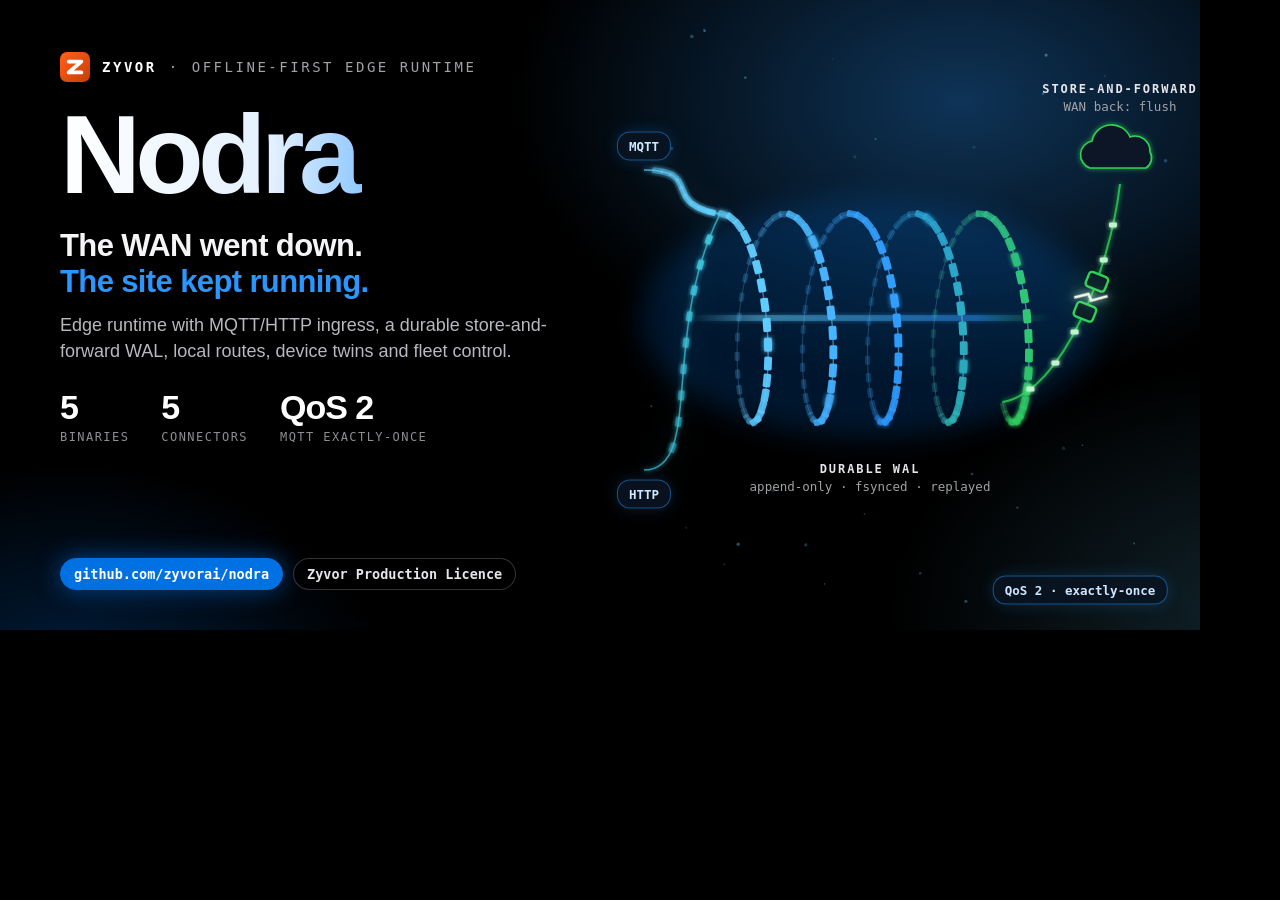
<file: docs/social/nodra-hero-dark.html>
<!doctype html>
<html lang="en">
<head>
<meta charset="utf-8">
<title>Nodra hero card</title>
<!--
  1200x630 dark hero card: README hero and GitHub social preview.
  Build: ./docs/social/build-hero-dark.sh  ->  nodra-hero-dark.jpg (2400x1260)
-->
<style>
  :root { --blue:#0071e3; --signal:#2997ff; --cyan:#64d2ff; --green:#30d158; --amber:#ff9f0a; --red:#ff453a; --violet:#bf5af2;
    --sans:'SF Pro Display','Helvetica Neue',Helvetica,Arial,sans-serif; --mono:'SF Mono',Menlo,Consolas,monospace; }
  * { box-sizing:border-box; }
  html,body { margin:0; padding:0; }
  body { width:1200px; height:630px; overflow:hidden; color:#f5f5f7; font-family:var(--sans); position:relative; background:#000; }
  .aurora { position:absolute; inset:0;
    background:radial-gradient(720px 460px at 80% 16%, rgba(41,151,255,.34), transparent 62%),
               radial-gradient(600px 420px at 104% 98%, rgba(100,210,255,.16), transparent 60%),
               radial-gradient(520px 380px at 6% 110%, rgba(0,113,227,.28), transparent 60%); }
  .copy { position:absolute; left:60px; top:52px; width:560px; z-index:3; }
  .brand { display:flex; align-items:center; gap:12px; font-family:var(--mono); font-size:14px; letter-spacing:.18em; text-transform:uppercase; color:#a1a1a6; }
  .brand b { color:#fff; }
  .word { margin:20px 0 0; font-size:112px; line-height:.95; font-weight:800; letter-spacing:-.05em; white-space:nowrap;
    background:linear-gradient(92deg,#fff 0%,#e3f0ff 38%,var(--signal) 74%,var(--cyan) 100%); -webkit-background-clip:text; background-clip:text; color:transparent; padding-bottom:6px; }
  .tag { margin:14px 0 0; font-size:31px; line-height:1.15; font-weight:700; letter-spacing:-.02em; }
  .tag em { font-style:normal; color:var(--signal); }
  .lede { margin:12px 0 0; font-size:18px; line-height:1.45; color:#b8b8bf; width:520px; text-shadow:0 1px 12px #000; }
  .stats { margin-top:24px; display:flex; gap:32px; }
  .stat b { display:block; font-size:34px; font-weight:800; letter-spacing:-.03em; color:#fff; }
  .stat span { font-family:var(--mono); font-size:12px; letter-spacing:.12em; text-transform:uppercase; color:#8e8e93; }
  .pill { position:absolute; left:60px; bottom:40px; display:flex; gap:10px; z-index:3; }
  .pill span { font-family:var(--mono); font-size:13.5px; font-weight:700; padding:7px 13px; border-radius:18px; border:1.5px solid rgba(255,255,255,.2); color:#e5e5ea; background:rgba(0,0,0,.6); }
  .pill span.b { background:var(--blue); border-color:var(--blue); color:#fff; box-shadow:0 0 24px rgba(0,113,227,.55); }
  .art { position:absolute; left:520px; top:0; width:680px; height:630px; z-index:2; }
  .art svg { display:block; }
  #labels { position:absolute; inset:0; z-index:4; pointer-events:none; }
  .lbl { position:absolute; font-family:var(--mono); font-size:12.5px; color:#a1a1a6; text-align:center; transform:translate(-50%,-50%); white-space:nowrap; }
  .lbl b { display:block; font-size:12px; letter-spacing:.16em; text-transform:uppercase; color:#e5e5ea; }
  .lbl span { display:block; margin-top:3px; }
  .lbl.box { padding:7px 12px; border-radius:12px; background:rgba(8,10,14,.85); border:1px solid rgba(255,255,255,.14); }
  .lbl.chip { padding:6px 11px; border-radius:13px; font-size:12.5px; font-weight:700; color:#cfe6ff; background:rgba(10,20,35,.85); border:1px solid rgba(41,151,255,.5); box-shadow:0 0 16px rgba(41,151,255,.2); }
  .lbl.left { transform:translate(0,-50%); text-align:left; }
  .lbl.right { transform:translate(-100%,-50%); text-align:right; }
  .ok { color:var(--green) !important; } .warn { color:var(--amber) !important; } .bad { color:var(--red) !important; } .sig { color:var(--signal) !important; } .cy { color:var(--cyan) !important; } .vi { color:var(--violet) !important; }
</style>
</head>
<body>
<div class="aurora"></div>
<div class="art"><svg id="art" width="680" height="630" viewBox="0 0 680 630" xmlns="http://www.w3.org/2000/svg"></svg></div>
<div id="labels"></div>
<div class="copy">
  <div class="brand"><svg viewBox="0 0 64 64" width="30" height="30" aria-hidden="true"><defs><linearGradient id="zb" x1="8" y1="8" x2="56" y2="56" gradientUnits="userSpaceOnUse"><stop offset="0" stop-color="#ff5a15"/><stop offset="1" stop-color="#cc420a"/></linearGradient></defs><rect width="64" height="64" rx="15" fill="url(#zb)"/><path d="M18.5,20.5 45.5,20.5 18.5,43.5 45.5,43.5" fill="none" stroke="#fff" stroke-width="8.3" stroke-linecap="round" stroke-linejoin="round"/></svg><b>Zyvor</b><span>&middot;</span><span>Offline-first edge runtime</span></div>
  <div class="word">Nodra</div>
  <div class="tag">The WAN went down.<br><em>The site kept running.</em></div>
  <div class="lede">Edge runtime with MQTT/HTTP ingress, a durable store-and-forward WAL, local routes, device twins and fleet control.</div>
  <div class="stats"><div class="stat"><b>5</b><span>binaries</span></div><div class="stat"><b>5</b><span>connectors</span></div><div class="stat"><b>QoS 2</b><span>MQTT exactly-once</span></div></div>
</div>
<div class="pill"><span class="b">github.com/zyvorai/nodra</span><span>Zyvor Production Licence</span></div>
<script>
var Z = (function () {
  var NS = 'http://www.w3.org/2000/svg', svg = document.getElementById('art'), labels = document.getElementById('labels');
  var seed = 20261004;
  function rnd() { seed = (seed * 1103515245 + 12345) % 2147483648; return seed / 2147483648; }
  function el(tag, a, parent) { var n = document.createElementNS(NS, tag); for (var k in a) n.setAttribute(k, a[k]); (parent || svg).appendChild(n); return n; }
  function g(attrs) { return el('g', attrs || {}); }
  function label(x, y, inner, cls, style) { var d = document.createElement('div'); d.className = 'lbl ' + (cls || ''); d.style.left = (520 + x) + 'px'; d.style.top = y + 'px'; if (style) d.setAttribute('style', d.getAttribute('style') + ';' + style); d.innerHTML = inner; labels.appendChild(d); return d; }
  return { NS: NS, svg: svg, W: 680, H: 630, rnd: rnd, el: el, g: g, label: label,
    reseed: function (s) { seed = s; },
    c: { blue: '#0071e3', signal: '#2997ff', cyan: '#64d2ff', green: '#30d158', amber: '#ff9f0a', red: '#ff453a', violet: '#bf5af2', teal: '#40c8e0', indigo: '#5e5ce6', pink: '#ff375f', white: '#f5f5f7', grey: '#8e8e93' } };
})();
(function () {
// Nodra: the write-ahead log as a glowing coil of records. MQTT and HTTP feed the near end; when the WAN link
// returns, store-and-forward flushes the far end out to the cloud.
var C = Z.c, PI = Math.PI, mono = 'ui-monospace, SFMono-Regular, Menlo, monospace';
var ax0 = 200, ax1 = 500, ay = 318, R = 104, tilt = 30, turns = 4.6;
var defs = Z.el('defs', {});
defs.innerHTML = '<filter id="nd-gl" x="-50%" y="-50%" width="200%" height="200%"><feGaussianBlur stdDeviation="2.6" result="b"/><feMerge><feMergeNode in="b"/><feMergeNode in="SourceGraphic"/></feMerge></filter>' +
  '<filter id="nd-sf" x="-50%" y="-50%" width="200%" height="200%"><feGaussianBlur stdDeviation="14"/></filter>' +
  '<linearGradient id="nd-core" x1="0" y1="0" x2="1" y2="0"><stop offset="0" stop-color="#64d2ff" stop-opacity=".0"/><stop offset=".2" stop-color="#64d2ff" stop-opacity=".35"/><stop offset=".8" stop-color="#2997ff" stop-opacity=".35"/><stop offset="1" stop-color="#30d158" stop-opacity=".0"/></linearGradient>';
function f(v) { return v.toFixed(1); }
function txt(x, y, s, fill, size, anchor) {
  var t = Z.el('text', { x: f(x), y: f(y), fill: fill, 'font-family': mono, 'font-size': size, 'text-anchor': anchor || 'middle', 'letter-spacing': '.06em' });
  t.textContent = s; return t;
}
function lerp(a, b, t) { return a + (b - a) * t; }
function mix(c0, c1, t) {
  var a = [parseInt(c0.substr(1, 2), 16), parseInt(c0.substr(3, 2), 16), parseInt(c0.substr(5, 2), 16)];
  var b = [parseInt(c1.substr(1, 2), 16), parseInt(c1.substr(3, 2), 16), parseInt(c1.substr(5, 2), 16)];
  return 'rgb(' + a.map(function (v, i) { return Math.round(lerp(v, b[i], t)); }).join(',') + ')';
}
// helix point for u in [0,1]
function H(u) {
  var th = u * turns * 2 * PI;
  return { x: lerp(ax0, ax1, u) + tilt * Math.sin(th), y: ay - R * Math.cos(th), z: Math.sin(th), th: th };
}

// soft core glow along the axis
Z.el('ellipse', { cx: (ax0 + ax1) / 2, cy: ay, rx: 230, ry: 120, fill: '#0071e3', opacity: .2, filter: 'url(#nd-sf)' });
Z.el('rect', { x: ax0 - 30, y: ay - 3, width: ax1 - ax0 + 60, height: 6, rx: 3, fill: 'url(#nd-core)', filter: 'url(#nd-gl)' });

// records along the helix: draw back half first, then front half
var NR = 150, recs = [];
for (var i = 0; i < NR; i++) {
  var u = (i + 0.5) / NR, p = H(u), q = H(u + 0.002);
  recs.push({ u: u, p: p, ang: Math.atan2(q.y - p.y, q.x - p.x) * 180 / PI });
}
function colourAt(u) { return u < 0.55 ? mix('#64d2ff', '#2997ff', u / 0.55) : mix('#2997ff', '#30d158', (u - 0.55) / 0.45); }
[false, true].forEach(function (front) {
  // continuous wire behind the tiles
  var segs = [];
  for (var i = 0; i <= 600; i++) { var p = H(i / 600); if ((p.z > 0) === front) segs.push((segs.length && segs._last === i - 1 ? ' L' : ' M') + f(p.x) + ',' + f(p.y)); if ((p.z > 0) === front) segs._last = i; }
  Z.el('path', { d: segs.join(''), fill: 'none', stroke: front ? 'rgba(120,200,255,.55)' : 'rgba(120,185,255,.26)', 'stroke-width': front ? 1.4 : 1 });
  recs.forEach(function (r, k) {
    if ((r.p.z > 0) !== front) return;
    var depth = (r.p.z + 1) / 2, col = colourAt(r.u);
    var w = 9 + depth * 5, h = 5 + depth * 3;
    var flushed = r.u > 0.94;
    Z.el('rect', { x: f(-w / 2), y: f(-h / 2), width: f(w), height: f(h), rx: 1.6,
      fill: col, opacity: (front ? 0.55 + depth * 0.45 : 0.22 + depth * 0.3).toFixed(2),
      transform: 'translate(' + f(r.p.x) + ',' + f(r.p.y) + ') rotate(' + f(r.ang) + ')',
      filter: front && (k % 9 === 0 || flushed) ? 'url(#nd-gl)' : null });
  });
});

// ingress: MQTT and HTTP streams curling into the near end of the coil
var start = H(0);
[{ y: 170, n: 'MQTT', c: C.cyan }, { y: 470, n: 'HTTP', c: C.teal }].forEach(function (s, k) {
  var sx = 124, d = 'M' + sx + ',' + s.y + ' C' + (sx + 60) + ',' + s.y + ' ' + f(start.x - 60) + ',' + f(start.y + (k ? 120 : -10)) + ' ' + f(start.x) + ',' + f(start.y);
  Z.el('path', { d: d, fill: 'none', stroke: s.c, 'stroke-width': 6, opacity: .12, filter: 'url(#nd-sf)' });
  Z.el('path', { d: d, fill: 'none', stroke: s.c, 'stroke-width': 1.6, opacity: .75, filter: 'url(#nd-gl)' });
  var el = Z.el('path', { d: d, fill: 'none', stroke: 'none' }), L = el.getTotalLength();
  for (var i = 0; i < 9; i++) {
    var q = el.getPointAtLength(L * (0.14 + i * 0.095)), q2 = el.getPointAtLength(L * (0.14 + i * 0.095) + 1);
    Z.el('rect', { x: -5, y: -3, width: 10, height: 6, rx: 1.6, fill: s.c, opacity: (0.55 + i * 0.05).toFixed(2), filter: 'url(#nd-gl)', transform: 'translate(' + f(q.x) + ',' + f(q.y) + ') rotate(' + f(Math.atan2(q2.y - q.y, q2.x - q.x) * 180 / PI) + ')' });
  }
  Z.label(sx, s.y + (k ? 24 : -24), s.n, 'chip');
});

// egress: flush from the far end over a restored WAN link to the cloud
var end = H(1), cxp = 600, cyp = 150;
var ed = 'M' + f(end.x) + ',' + f(end.y) + ' C' + f(end.x + 60) + ',' + f(end.y - 10) + ' ' + f(cxp - 10) + ',' + f(cyp + 120) + ' ' + f(cxp) + ',' + f(cyp + 34);
var eel = Z.el('path', { d: ed, fill: 'none', stroke: 'none' }), EL = eel.getTotalLength();
Z.el('path', { d: ed, fill: 'none', stroke: C.green, 'stroke-width': 2, opacity: .85, filter: 'url(#nd-gl)' });
// the healed break in the link
var bk = eel.getPointAtLength(EL * 0.55);
var bk2 = eel.getPointAtLength(EL * 0.55 + 1), ba = Math.atan2(bk2.y - bk.y, bk2.x - bk.x) * 180 / PI;
var bg = Z.g({ transform: 'translate(' + f(bk.x) + ',' + f(bk.y) + ') rotate(' + f(ba) + ') scale(1.7)' });
Z.el('rect', { x: -14, y: -6, width: 9, height: 12, rx: 2, fill: '#0b1626', stroke: C.green, 'stroke-width': 1.4 }, bg);
Z.el('rect', { x: 5, y: -6, width: 9, height: 12, rx: 2, fill: '#0b1626', stroke: C.green, 'stroke-width': 1.4 }, bg);
Z.el('path', { d: 'M-4,-9 L1,-2 L-2,1 L4,9', fill: 'none', stroke: '#fff', 'stroke-width': 1.6, filter: 'url(#nd-gl)' }, bg);
Z.el('circle', { cx: f(bk.x), cy: f(bk.y), r: 18, fill: C.green, opacity: .18, filter: 'url(#nd-sf)' });
for (var i = 0; i < 5; i++) {
  var q = eel.getPointAtLength(EL * [0.12, 0.26, 0.4, 0.7, 0.84][i]);
  Z.el('rect', { x: f(q.x - 4), y: f(q.y - 2.5), width: 8, height: 5, rx: 1.4, fill: '#bff5cc', filter: 'url(#nd-gl)' });
}
// cloud glyph
var cg = Z.g({ transform: 'translate(' + cxp + ',' + cyp + ')' });
Z.el('path', { d: 'M-30,18 a14,14 0 0 1 2,-27 a20,20 0 0 1 38,-4 a15,15 0 0 1 20,15 a12,12 0 0 1 -4,16 z', fill: '#0b1626', stroke: C.green, 'stroke-width': 1.6, filter: 'url(#nd-gl)' }, cg);
Z.label(cxp, cyp - 52, '<b>store-and-forward</b><span>WAN back: flush</span>');

// WAL hub label under the coil
Z.label((ax0 + ax1) / 2, ay + R + 56, '<b>durable WAL</b><span>append-only &middot; fsynced &middot; replayed</span>');
Z.label(560, 590, 'QoS 2 &middot; exactly-once', 'chip');

for (var i = 0; i < 40; i++) { var x = 130 + Z.rnd() * 520, y = 24 + Z.rnd() * 580; if (Math.abs(y - ay) < R + 30 && x > ax0 - 40 && x < ax1 + 40) continue; Z.el('circle', { cx: f(x), cy: f(y), r: (0.7 + Z.rnd() * 1.2).toFixed(1), fill: C.cyan, opacity: (0.1 + Z.rnd() * 0.35).toFixed(2) }); }
})();
</script>
</body>
</html>
</file>
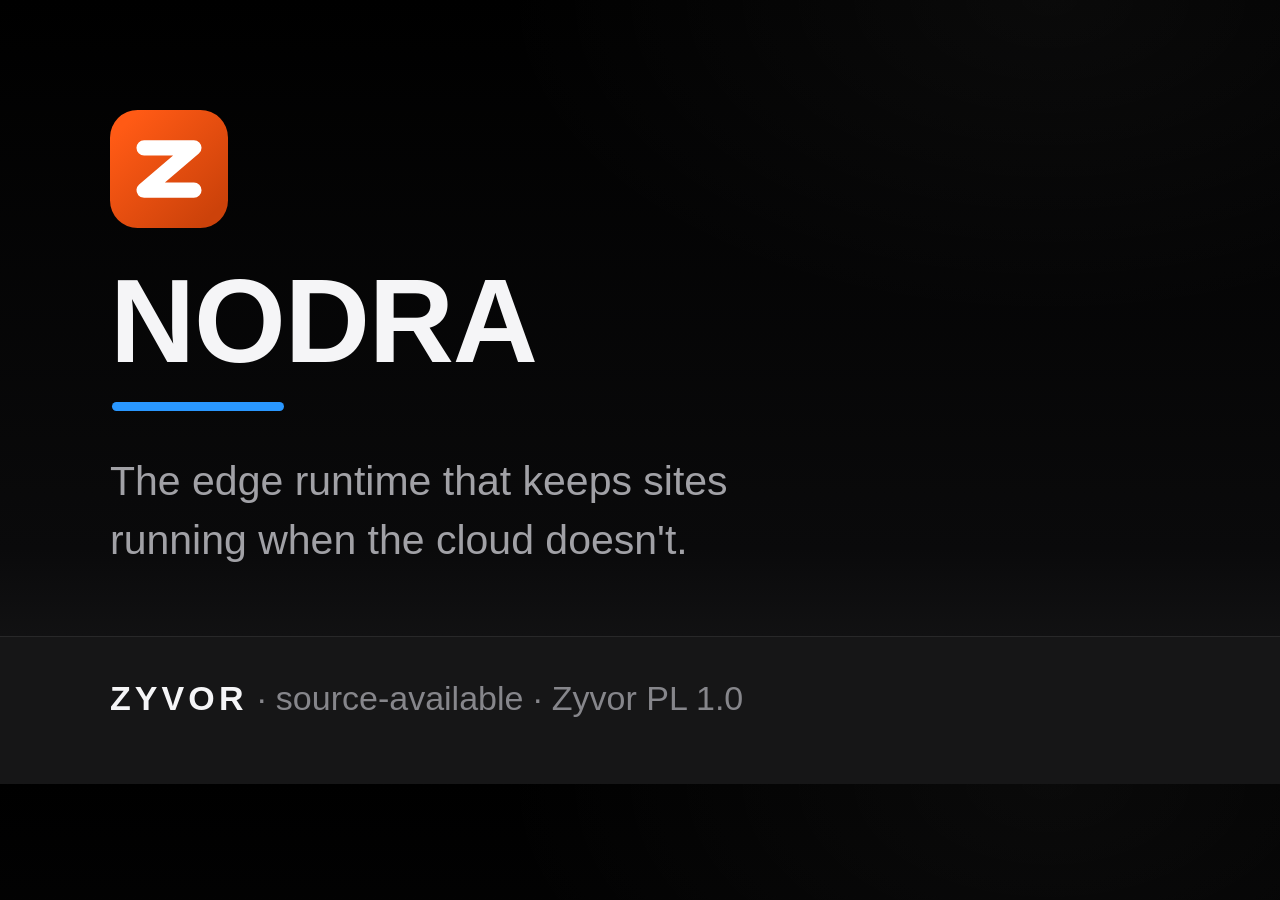
<file: docs/social/nodra-preview.html>
<!doctype html>
<html lang="en"><head><meta charset="utf-8"><title>NODRA social preview</title>
<style>
* { box-sizing:border-box; }
html,body { margin:0; padding:0; }
body { width:1568px; height:784px; overflow:hidden; position:relative; color:#f5f5f7;
  font-family:'Helvetica Neue',Helvetica,Arial,sans-serif;
  background:radial-gradient(900px 520px at 82% 0%,rgba(255,255,255,.04),transparent 62%),linear-gradient(180deg,#000 0%,#0a0a0b 70%,#1d1d1f 100%); }
.mark { position:absolute; left:110px; top:110px; width:118px; height:118px; }
h1 { position:absolute; left:110px; top:262px; margin:0; font-size:118px; line-height:1; font-weight:700; letter-spacing:-.01em; }
.rule { position:absolute; left:112px; top:402px; width:172px; height:9px; border-radius:5px; background:#2997ff; }
p { position:absolute; left:110px; top:452px; margin:0; font-size:41px; line-height:59px; color:#a1a1a6; }
.foot { position:absolute; left:0; right:0; bottom:0; height:148px; border-top:1px solid rgba(255,255,255,.08); background:#161617; }
.foot div { position:absolute; left:110px; top:42px; font-size:34px; color:#86868b; }
.foot b { color:#f5f5f7; letter-spacing:.12em; font-size:34px; }
</style></head><body>
<svg class="mark" viewBox="0 0 64 64" aria-hidden="true"><defs><linearGradient id="zb" x1="8" y1="8" x2="56" y2="56" gradientUnits="userSpaceOnUse"><stop offset="0" stop-color="#ff5a15"/><stop offset="1" stop-color="#cc420a"/></linearGradient></defs><rect width="64" height="64" rx="15" fill="url(#zb)"/><path d="M18.5,20.5 45.5,20.5 18.5,43.5 45.5,43.5" fill="none" stroke="#fff" stroke-width="8.3" stroke-linecap="round" stroke-linejoin="round"/></svg>
<h1>NODRA</h1><div class="rule"></div>
<p>The edge runtime that keeps sites<br>running when the cloud doesn't.</p>
<div class="foot"><div><b>ZYVOR</b> &middot; source-available &middot; Zyvor PL 1.0</div></div>
</body></html>
</file>
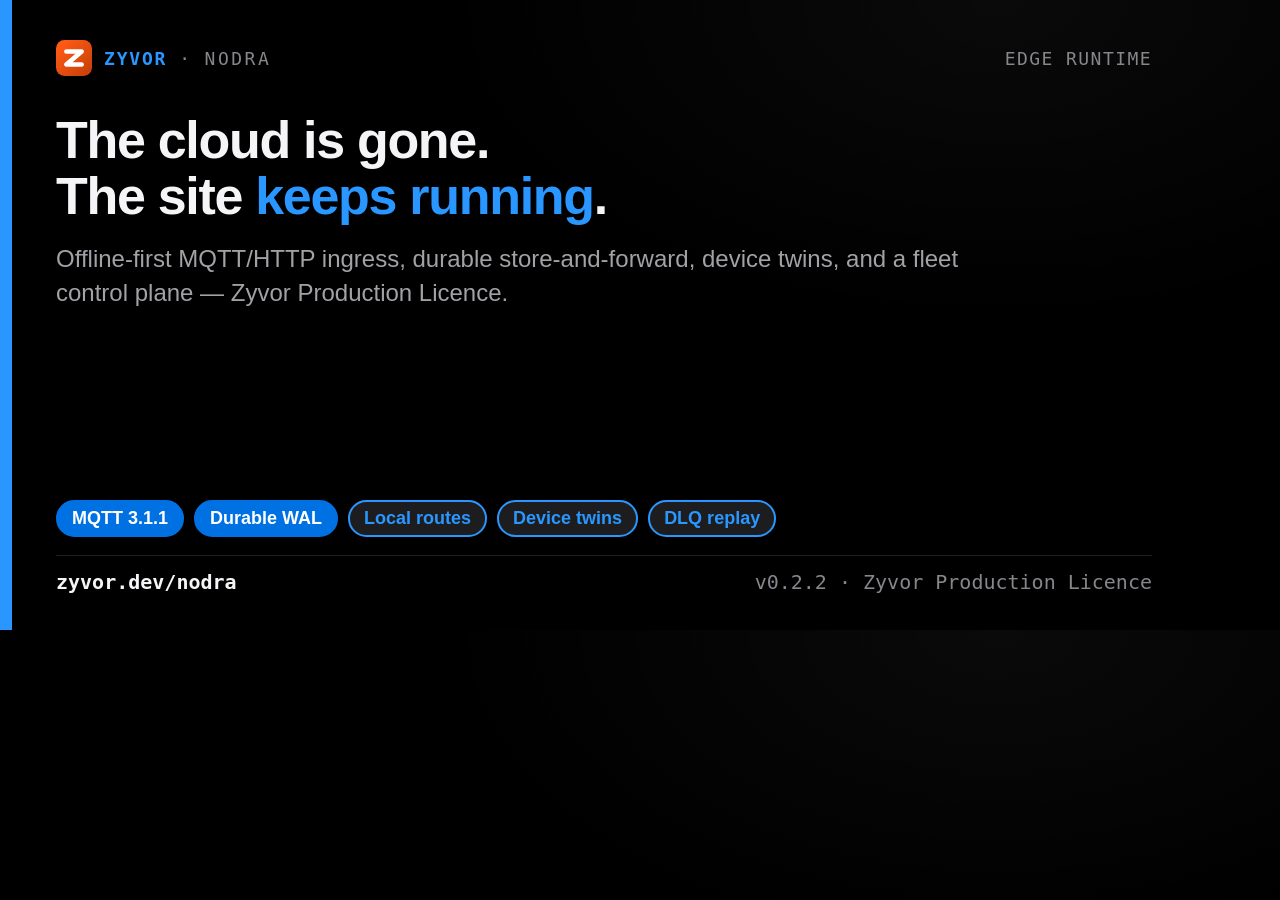
<file: docs/social/nodra-share-card.html>
<!doctype html>
<html lang="en">
<head>
<meta charset="utf-8">
<title>Nodra share card</title>
<!--
  1200x630 Open Graph / README hero card.
  Build:  ./docs/social/build-social-card.sh
-->
<style>
  :root { --ink:#f5f5f7; --soft:#86868b; --signal:#2997ff; --btn:#0071e3; --deep:#2997ff; --warm:#000;
    --sans:'Helvetica Neue',Helvetica,Arial,sans-serif; --mono:'SF Mono',Menlo,Consolas,monospace; }
  * { box-sizing:border-box; }
  html,body { margin:0; padding:0; }
  body { width:1200px; height:630px; overflow:hidden; background:radial-gradient(900px 520px at 78% 0%,rgba(255,255,255,.04),transparent 62%),#000; color:var(--ink); font-family:var(--sans); position:relative; }
  .bar { position:absolute; left:0; top:0; bottom:0; width:12px; background:var(--signal); }
  .wrap { position:absolute; left:56px; right:48px; top:40px; bottom:36px; display:flex; flex-direction:column; }

  .top { display:flex; align-items:center; gap:12px; font-family:var(--mono); font-size:18px; letter-spacing:.14em; text-transform:uppercase; color:var(--soft); }
  .top img { height:36px; }
  .top b { color:var(--deep); letter-spacing:.1em; }
  .top .r { margin-left:auto; letter-spacing:.08em; }

  h1 { margin:36px 0 0; font-size:52px; line-height:1.08; letter-spacing:-.025em; font-weight:700; max-width:1080px; }
  h1 em { font-style:normal; color:var(--signal); }
  .sub { margin:18px 0 0; font-size:24px; line-height:1.4; color:#a1a1a6; max-width:980px; }

  .chips { margin-top:auto; display:flex; flex-wrap:wrap; gap:10px; padding-bottom:18px; }
  .chip { font-size:18px; font-weight:700; padding:6px 14px; border-radius:20px; background:var(--btn); color:#fff; border:2px solid var(--btn); }
  .chip.g { background:#1d1d1f; color:var(--deep); border:2px solid var(--signal); }

  .foot { padding-top:14px; border-top:1px solid rgba(255,255,255,.12); display:flex; align-items:center; font-family:var(--mono); font-size:20px; color:var(--soft); }
  .foot b { color:var(--ink); }
  .foot .r { margin-left:auto; }
</style>
</head>
<body>
<div class="bar"></div>
<div class="wrap">
  <div class="top"><img src="../../web/zyvor-mark.svg" alt=""><b>Zyvor</b><span>&middot;</span><span>Nodra</span><span class="r">Edge runtime</span></div>

  <h1>The cloud is gone.<br>The site <em>keeps running</em>.</h1>
  <p class="sub">Offline-first MQTT/HTTP ingress, durable store-and-forward, device twins, and a fleet control plane — Zyvor Production Licence.</p>

  <div class="chips">
    <span class="chip">MQTT 3.1.1</span>
    <span class="chip">Durable WAL</span>
    <span class="chip g">Local routes</span>
    <span class="chip g">Device twins</span>
    <span class="chip g">DLQ replay</span>
  </div>

  <div class="foot"><span><b>zyvor.dev/nodra</b></span><span class="r">v0.2.2 &middot; Zyvor Production Licence</span></div>
</div>
</body>
</html>
</file>
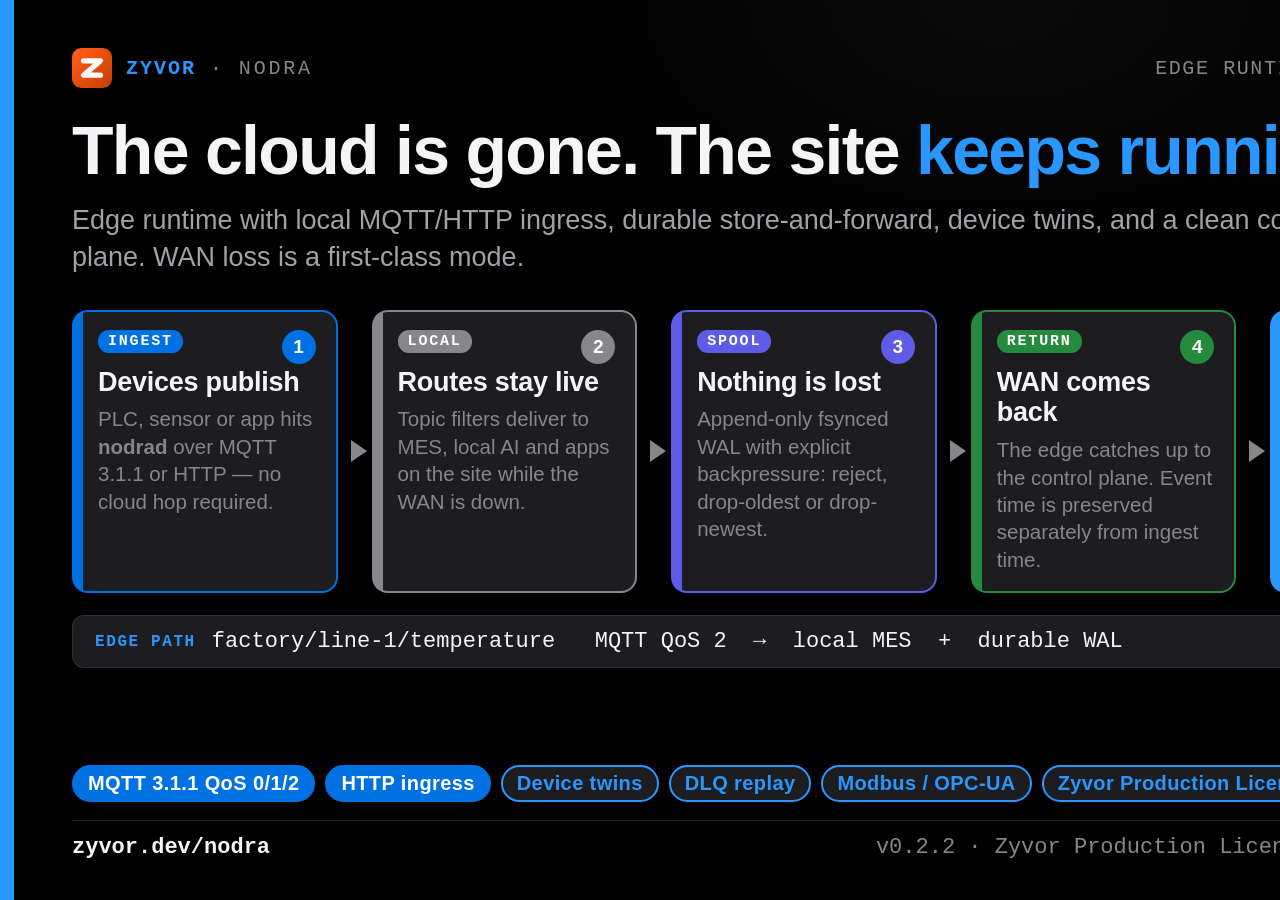
<file: docs/social/nodra-social-card.html>
<!doctype html>
<html lang="en">
<head>
<meta charset="utf-8">
<title>Nodra social card</title>
<!--
  1600x900 (16:9) card for LinkedIn and X, in the Zyvor brochure look.
  Every claim is already sourced in the README / docs.
  Build:  ./docs/social/build-social-card.sh   ->  nodra-social-card.jpg
-->
<style>
  :root { --ink:#f5f5f7; --soft:#86868b; --signal:#2997ff; --btn:#0071e3; --deep:#2997ff; --line:rgba(255,255,255,.08); --warm:#000; --pale:#1d1d1f;
    --blue:#5e5ce6; --green:#248a3d;
    --sans:'Helvetica Neue',Helvetica,Arial,sans-serif; --mono:'SF Mono',Menlo,Consolas,monospace; }
  * { box-sizing:border-box; }
  html,body { margin:0; padding:0; }
  body { width:1600px; height:900px; overflow:hidden; background:radial-gradient(900px 520px at 78% 0%,rgba(255,255,255,.04),transparent 62%),#000; color:var(--ink); font-family:var(--sans); position:relative; }
  .bar { position:absolute; left:0; top:0; bottom:0; width:14px; background:var(--signal); }
  .wrap { position:absolute; left:72px; right:64px; top:48px; bottom:40px; display:flex; flex-direction:column; }

  .top { display:flex; align-items:center; gap:14px; font-family:var(--mono); font-size:20px; letter-spacing:.14em; text-transform:uppercase; color:var(--soft); }
  .top img { height:40px; }
  .top b { color:var(--deep); letter-spacing:.1em; }
  .top .r { margin-left:auto; letter-spacing:.08em; }

  h1 { margin:26px 0 0; font-size:68px; line-height:1.06; letter-spacing:-.025em; font-weight:700; max-width:1440px; }
  h1 em { font-style:normal; color:var(--signal); }
  .sub { margin:16px 0 0; font-size:27px; line-height:1.36; color:#a1a1a6; max-width:1320px; }

  .flow { margin-top:34px; display:grid; grid-template-columns:repeat(5,1fr); gap:34px; }
  .step { position:relative; background:#1d1d1f; border:2.5px solid var(--c); border-radius:16px; padding:18px 20px 18px 24px; min-height:222px; }
  .step::before { content:""; position:absolute; left:0; top:0; bottom:0; width:9px; background:var(--c); border-radius:13px 0 0 13px; }
  .step:not(:last-child)::after { content:""; position:absolute; right:-31px; top:50%; width:0; height:0; margin-top:-11px;
    border-left:16px solid var(--soft); border-top:11px solid transparent; border-bottom:11px solid transparent; }
  .lane { display:inline-block; font-family:var(--mono); font-size:15px; font-weight:700; letter-spacing:.12em; color:#fff; background:var(--c); padding:3px 10px; border-radius:11px; }
  .n { float:right; width:34px; height:34px; border-radius:50%; background:var(--c); color:#fff; font-weight:700; font-size:19px; line-height:34px; text-align:center; }
  .step h3 { margin:14px 0 8px; font-size:27px; line-height:1.14; letter-spacing:-.01em; }
  .step p { margin:0; font-size:20.5px; line-height:1.34; color:var(--soft); }
  .k { --c:var(--btn); } .a { --c:#86868b; } .c { --c:var(--blue); } .o { --c:var(--green); } .o2 { --c:var(--deep); }

  .attr { margin-top:22px; display:flex; align-items:center; gap:16px; background:#1d1d1f; border:1px solid rgba(255,255,255,.08); color:#f5f5f7; border-radius:12px; padding:13px 22px; font-family:var(--mono); font-size:22px; white-space:nowrap; }
  .attr .tag { color:var(--signal); font-weight:700; letter-spacing:.1em; font-size:16px; }
  .attr .why { margin-left:auto; color:#86868b; font-size:15px; letter-spacing:.06em; text-transform:uppercase; }

  .chips { margin-top:auto; padding-top:22px; display:flex; flex-wrap:wrap; gap:10px; }
  .chip { font-size:20px; font-weight:700; padding:5px 14px; border-radius:20px; background:var(--btn); color:#fff; letter-spacing:.02em; border:2px solid var(--btn); }
  .chip.g { background:#1d1d1f; color:var(--deep); border:2px solid var(--signal); }

  .foot { margin-top:18px; padding-top:14px; border-top:1px solid rgba(255,255,255,.12); display:flex; align-items:center; font-family:var(--mono); font-size:22px; color:var(--soft); }
  .foot b { color:var(--ink); }
  .foot .r { margin-left:auto; }
</style>
</head>
<body>
<div class="bar"></div>
<div class="wrap">
  <div class="top"><img src="../../web/zyvor-mark.svg" alt=""><b>Zyvor</b><span>&middot;</span><span>Nodra</span><span class="r">Edge runtime &middot; Offline-first</span></div>

  <h1>The cloud is gone. The site <em>keeps running</em>.</h1>
  <p class="sub">Edge runtime with local MQTT/HTTP ingress, durable store-and-forward, device twins, and a clean control plane. WAN loss is a first-class mode.</p>

  <div class="flow">
    <div class="step k"><span class="lane">INGEST</span><span class="n">1</span>
      <h3>Devices publish</h3><p>PLC, sensor or app hits <b>nodrad</b> over MQTT 3.1.1 or HTTP — no cloud hop required.</p></div>
    <div class="step a"><span class="lane">LOCAL</span><span class="n">2</span>
      <h3>Routes stay live</h3><p>Topic filters deliver to MES, local AI and apps on the site while the WAN is down.</p></div>
    <div class="step c"><span class="lane">SPOOL</span><span class="n">3</span>
      <h3>Nothing is lost</h3><p>Append-only fsynced WAL with explicit backpressure: reject, drop-oldest or drop-newest.</p></div>
    <div class="step o"><span class="lane">RETURN</span><span class="n">4</span>
      <h3>WAN comes back</h3><p>The edge catches up to the control plane. Event time is preserved separately from ingest time.</p></div>
    <div class="step o2"><span class="lane">DELIVER</span><span class="n">5</span>
      <h3>Cloud &amp; recover</h3><p>Cloud routes, device twins, and a replayable dead-letter queue when delivery fails.</p></div>
  </div>

  <div class="attr"><span class="tag">EDGE PATH</span><span>factory/line-1/temperature &nbsp; MQTT QoS 2 &nbsp;&rarr;&nbsp; local MES &nbsp;+&nbsp; durable WAL</span><span class="why">Illustrative</span></div>

  <div class="chips">
    <span class="chip">MQTT 3.1.1 QoS 0/1/2</span><span class="chip">HTTP ingress</span>
    <span class="chip g">Device twins</span><span class="chip g">DLQ replay</span><span class="chip g">Modbus / OPC-UA</span><span class="chip g">Zyvor Production Licence</span>
  </div>

  <div class="foot"><span><b>zyvor.dev/nodra</b></span><span class="r">v0.2.2 &middot; Zyvor Production Licence &middot; x86_64 &amp; arm64</span></div>
</div>
</body>
</html>
</file>
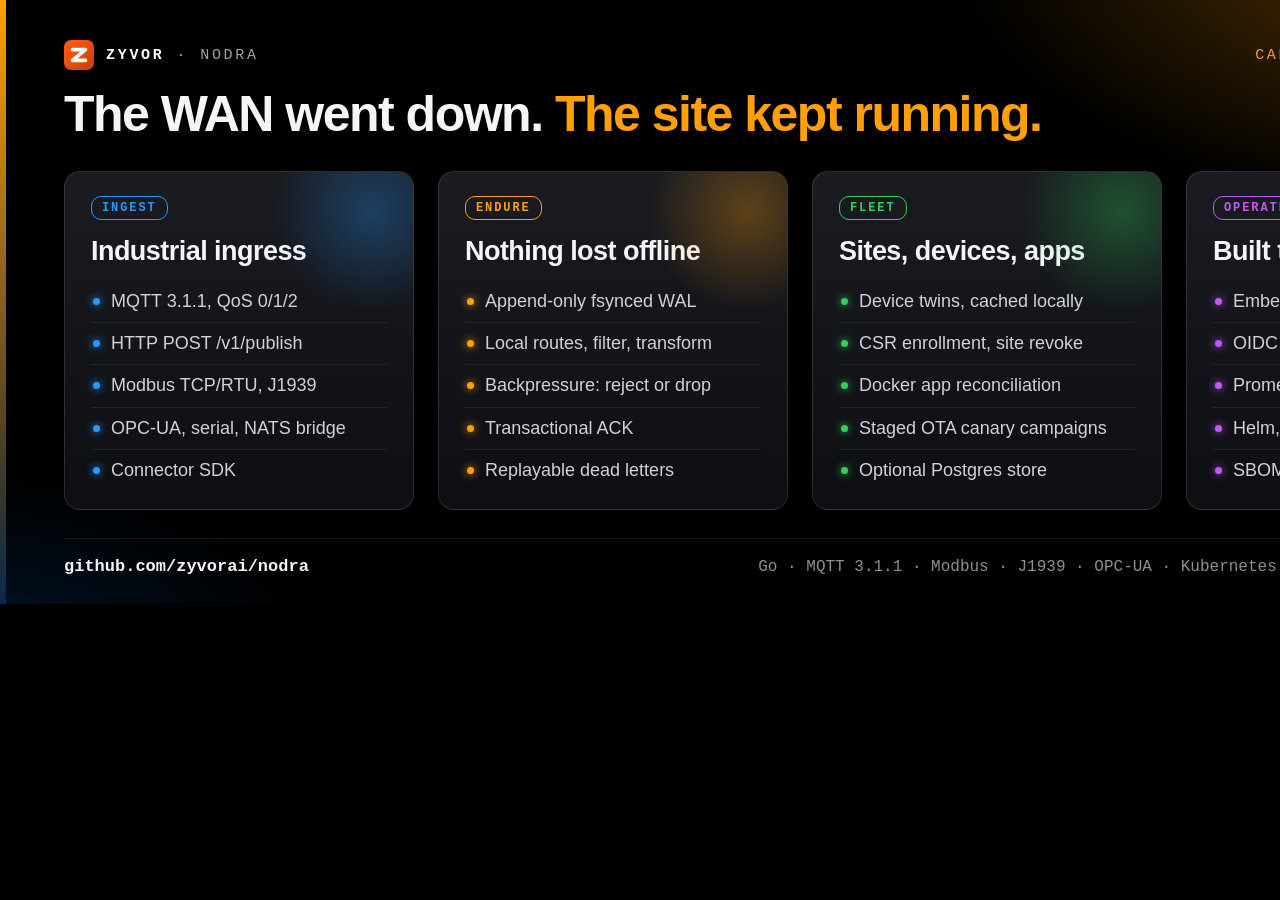
<file: docs/ux/readme-capabilities.html>
<!doctype html>
<html lang="en">
<head>
<meta charset="utf-8">
<title>Nodra: capabilities at a glance</title>
<!-- README card, 1600x400 at 2x. Build: ./docs/ux/build-readme-cards.sh -->
<style>
  :root { --acc:#ff9f0a; --sans:'SF Pro Display','Helvetica Neue',Helvetica,Arial,sans-serif; --mono:'SF Mono',Menlo,Consolas,monospace; }
  * { box-sizing:border-box; } html,body { margin:0; padding:0; }
  body { width:1600px; min-height:400px; overflow:hidden; background:#000; color:#f5f5f7; font-family:var(--sans); position:relative; }
  .glow { position:absolute; inset:0; background:radial-gradient(800px 420px at 92% -10%, color-mix(in srgb, var(--acc) 34%, transparent), transparent 65%),
    radial-gradient(700px 380px at -5% 115%, rgba(0,113,227,.22), transparent 60%); }
  .rail { position:absolute; left:0; top:0; bottom:0; width:6px; background:linear-gradient(180deg, var(--acc), rgba(41,151,255,.2)); }
  .wrap { position:relative; padding:40px 64px 28px; }
  .top { display:flex; align-items:center; justify-content:space-between; }
  .brand { display:flex; align-items:center; gap:12px; font-family:var(--mono); font-size:15px; letter-spacing:.18em; text-transform:uppercase; color:#a1a1a6; }
  .brand b { color:#fff; }
  .kicker { font-family:var(--mono); font-size:15px; letter-spacing:.18em; text-transform:uppercase; color:var(--acc); }
  h1 { margin:18px 0 0; font-size:50px; line-height:1.05; font-weight:800; letter-spacing:-.03em; white-space:nowrap; }
  h1 em { font-style:normal; color:var(--acc); }
  .foot { margin-top:28px; display:flex; justify-content:space-between; align-items:center; font-family:var(--mono); font-size:16px; color:#8e8e93; padding-top:18px; border-top:1px solid rgba(255,255,255,.08); }
  .foot b { color:#f5f5f7; font-size:17px; }
  .card { border-radius:16px; background:linear-gradient(180deg, rgba(28,30,36,.92), rgba(14,15,19,.95)); border:1px solid rgba(255,255,255,.12); position:relative; overflow:hidden; }
  .tag { display:inline-block; font-family:var(--mono); font-size:12px; font-weight:700; letter-spacing:.16em; text-transform:uppercase; padding:4px 10px; border-radius:10px; border:1px solid currentColor; }

  .caps { margin-top:30px; display:grid; grid-template-columns:repeat(4,1fr); gap:24px; }
  .cap { padding:24px 26px 18px; }
  .cap::before { content:''; position:absolute; right:-60px; top:-60px; width:200px; height:200px; border-radius:50%; background:radial-gradient(circle, color-mix(in srgb, var(--c) 30%, transparent), transparent 70%); }
  .cap h2 { margin:16px 0 14px; font-size:27px; font-weight:700; letter-spacing:-.02em; }
  .cap ul { margin:0; padding:0; list-style:none; }
  .cap li { position:relative; padding:9px 0 9px 20px; font-size:18px; line-height:1.3; color:#d1d1d6; border-bottom:1px solid rgba(255,255,255,.07); }
  .cap li:last-child { border-bottom:0; }
  .cap li::before { content:''; position:absolute; left:2px; top:17px; width:7px; height:7px; border-radius:50%; background:var(--c); box-shadow:0 0 8px var(--c); }
</style>
</head>
<body>
<div class="glow"></div><div class="rail"></div>
<div class="wrap">
<div class="top"><div class="brand"><svg viewBox="0 0 64 64" width="30" height="30" aria-hidden="true"><defs><linearGradient id="zb" x1="8" y1="8" x2="56" y2="56" gradientUnits="userSpaceOnUse"><stop offset="0" stop-color="#ff5a15"/><stop offset="1" stop-color="#cc420a"/></linearGradient></defs><rect width="64" height="64" rx="15" fill="url(#zb)"/><path d="M18.5,20.5 45.5,20.5 18.5,43.5 45.5,43.5" fill="none" stroke="#fff" stroke-width="8.3" stroke-linecap="round" stroke-linejoin="round"/></svg><b>Zyvor</b><span>&middot;</span><span>Nodra</span></div><div class="kicker">Capabilities at a glance</div></div><h1>The WAN went down. <em>The site kept running.</em></h1><div class="caps"><div class="card cap" style="--c:#2997ff"><span class="tag" style="color:#2997ff">Ingest</span><h2>Industrial ingress</h2><ul><li>MQTT 3.1.1, QoS 0/1/2</li><li>HTTP POST /v1/publish</li><li>Modbus TCP/RTU, J1939</li><li>OPC-UA, serial, NATS bridge</li><li>Connector SDK</li></ul></div><div class="card cap" style="--c:#ff9f0a"><span class="tag" style="color:#ff9f0a">Endure</span><h2>Nothing lost offline</h2><ul><li>Append-only fsynced WAL</li><li>Local routes, filter, transform</li><li>Backpressure: reject or drop</li><li>Transactional ACK</li><li>Replayable dead letters</li></ul></div><div class="card cap" style="--c:#30d158"><span class="tag" style="color:#30d158">Fleet</span><h2>Sites, devices, apps</h2><ul><li>Device twins, cached locally</li><li>CSR enrollment, site revoke</li><li>Docker app reconciliation</li><li>Staged OTA canary campaigns</li><li>Optional Postgres store</li></ul></div><div class="card cap" style="--c:#bf5af2"><span class="tag" style="color:#bf5af2">Operate</span><h2>Built to be run</h2><ul><li>Embedded console, no CDN</li><li>OIDC SSO, admin and viewer</li><li>Prometheus metrics</li><li>Helm, Restricted Pod Security</li><li>SBOM, provenance, cosign</li></ul></div></div><div class="foot"><b>github.com/zyvorai/nodra</b><span>Go &#183; MQTT 3.1.1 &#183; Modbus &#183; J1939 &#183; OPC-UA &#183; Kubernetes &#183; Zyvor Production Licence</span></div>
</div>
<script>document.body.setAttribute('data-h', Math.ceil(document.querySelector('.wrap').getBoundingClientRect().height));</script>
</body>
</html>
</file>
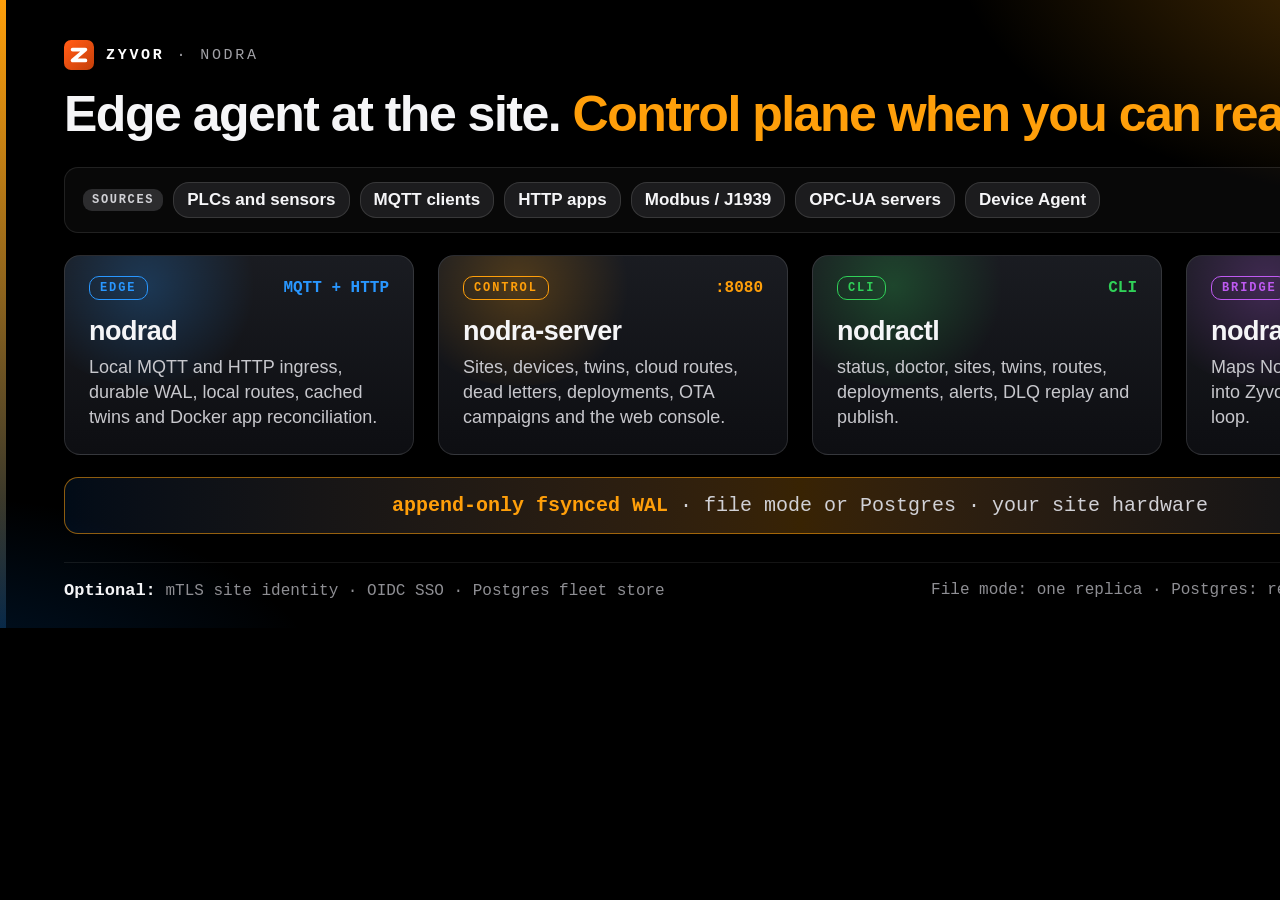
<file: docs/ux/readme-how-it-works.html>
<!doctype html>
<html lang="en">
<head>
<meta charset="utf-8">
<title>Nodra: how it fits together</title>
<!-- README card, 1600x400 at 2x. Build: ./docs/ux/build-readme-cards.sh -->
<style>
  :root { --acc:#ff9f0a; --sans:'SF Pro Display','Helvetica Neue',Helvetica,Arial,sans-serif; --mono:'SF Mono',Menlo,Consolas,monospace; }
  * { box-sizing:border-box; } html,body { margin:0; padding:0; }
  body { width:1600px; min-height:400px; overflow:hidden; background:#000; color:#f5f5f7; font-family:var(--sans); position:relative; }
  .glow { position:absolute; inset:0; background:radial-gradient(800px 420px at 92% -10%, color-mix(in srgb, var(--acc) 34%, transparent), transparent 65%),
    radial-gradient(700px 380px at -5% 115%, rgba(0,113,227,.22), transparent 60%); }
  .rail { position:absolute; left:0; top:0; bottom:0; width:6px; background:linear-gradient(180deg, var(--acc), rgba(41,151,255,.2)); }
  .wrap { position:relative; padding:40px 64px 28px; }
  .top { display:flex; align-items:center; justify-content:space-between; }
  .brand { display:flex; align-items:center; gap:12px; font-family:var(--mono); font-size:15px; letter-spacing:.18em; text-transform:uppercase; color:#a1a1a6; }
  .brand b { color:#fff; }
  .kicker { font-family:var(--mono); font-size:15px; letter-spacing:.18em; text-transform:uppercase; color:var(--acc); }
  h1 { margin:18px 0 0; font-size:50px; line-height:1.05; font-weight:800; letter-spacing:-.03em; white-space:nowrap; }
  h1 em { font-style:normal; color:var(--acc); }
  .foot { margin-top:28px; display:flex; justify-content:space-between; align-items:center; font-family:var(--mono); font-size:16px; color:#8e8e93; padding-top:18px; border-top:1px solid rgba(255,255,255,.08); }
  .foot b { color:#f5f5f7; font-size:17px; }
  .card { border-radius:16px; background:linear-gradient(180deg, rgba(28,30,36,.92), rgba(14,15,19,.95)); border:1px solid rgba(255,255,255,.12); position:relative; overflow:hidden; }
  .tag { display:inline-block; font-family:var(--mono); font-size:12px; font-weight:700; letter-spacing:.16em; text-transform:uppercase; padding:4px 10px; border-radius:10px; border:1px solid currentColor; }

  .you { margin-top:26px; display:flex; flex-wrap:wrap; align-items:center; gap:10px; padding:14px 18px; border-radius:14px; border:1px solid rgba(255,255,255,.1); background:rgba(255,255,255,.03); }
  .you b { font-family:var(--mono); font-size:12px; letter-spacing:.14em; padding:4px 9px; border-radius:9px; background:#2c2c2e; color:#d1d1d6; }
  .you span { font-size:17px; font-weight:600; padding:7px 13px; border-radius:16px; background:#1c1c1e; border:1px solid rgba(255,255,255,.12); }
  .comps { margin-top:22px; display:grid; gap:24px; }
  .comp { padding:20px 24px 22px; min-height:200px; }
  .comp::before { content:''; position:absolute; left:-40px; top:-70px; width:240px; height:200px; border-radius:50%; background:radial-gradient(circle, color-mix(in srgb, var(--c) 24%, transparent), transparent 70%); }
  .comp .row { display:flex; justify-content:space-between; align-items:center; position:relative; }
  .comp i { font-style:normal; font-family:var(--mono); font-size:16px; font-weight:700; }
  .comp h2 { margin:16px 0 8px; font-size:27px; font-weight:700; letter-spacing:-.02em; position:relative; }
  .comp p { margin:0; font-size:18px; line-height:1.4; color:#c7c7cc; position:relative; }
  .base { margin-top:22px; padding:16px; text-align:center; border-radius:14px; font-family:var(--mono); font-size:20px; color:#d1d1d6;
    background:linear-gradient(90deg, rgba(0,113,227,.10), color-mix(in srgb, var(--acc) 22%, transparent), rgba(0,113,227,.10)); border:1px solid color-mix(in srgb, var(--acc) 55%, transparent); }
  .base b { color:var(--acc); }
</style>
</head>
<body>
<div class="glow"></div><div class="rail"></div>
<div class="wrap">
<div class="top"><div class="brand"><svg viewBox="0 0 64 64" width="30" height="30" aria-hidden="true"><defs><linearGradient id="zb" x1="8" y1="8" x2="56" y2="56" gradientUnits="userSpaceOnUse"><stop offset="0" stop-color="#ff5a15"/><stop offset="1" stop-color="#cc420a"/></linearGradient></defs><rect width="64" height="64" rx="15" fill="url(#zb)"/><path d="M18.5,20.5 45.5,20.5 18.5,43.5 45.5,43.5" fill="none" stroke="#fff" stroke-width="8.3" stroke-linecap="round" stroke-linejoin="round"/></svg><b>Zyvor</b><span>&middot;</span><span>Nodra</span></div><div class="kicker">How it fits together</div></div><h1>Edge agent at the site. <em>Control plane when you can reach it.</em></h1><div class="you"><b>SOURCES</b><span>PLCs and sensors</span><span>MQTT clients</span><span>HTTP apps</span><span>Modbus / J1939</span><span>OPC-UA servers</span><span>Device Agent</span></div><div class="comps" style="grid-template-columns:repeat(4,1fr)"><div class="card comp" style="--c:#2997ff"><div class="row"><span class="tag" style="color:#2997ff">Edge</span><i style="color:#2997ff">MQTT + HTTP</i></div><h2>nodrad</h2><p>Local MQTT and HTTP ingress, durable WAL, local routes, cached twins and Docker app reconciliation.</p></div><div class="card comp" style="--c:#ff9f0a"><div class="row"><span class="tag" style="color:#ff9f0a">Control</span><i style="color:#ff9f0a">:8080</i></div><h2>nodra-server</h2><p>Sites, devices, twins, cloud routes, dead letters, deployments, OTA campaigns and the web console.</p></div><div class="card comp" style="--c:#30d158"><div class="row"><span class="tag" style="color:#30d158">CLI</span><i style="color:#30d158">CLI</i></div><h2>nodractl</h2><p>status, doctor, sites, twins, routes, deployments, alerts, DLQ replay and publish.</p></div><div class="card comp" style="--c:#bf5af2"><div class="row"><span class="tag" style="color:#bf5af2">Bridge</span><i style="color:#bf5af2">HTTP</i></div><h2>nodra-relay-bridge</h2><p>Maps Nodra cloud-route deliveries into Zyvor Relay events for the ops loop.</p></div></div><div class="base"><b>append-only fsynced WAL</b> &middot; file mode or Postgres &middot; your site hardware</div><div class="foot"><span><b style="color:#f5f5f7">Optional:</b> mTLS site identity &#183; OIDC SSO &#183; Postgres fleet store</span><span>File mode: one replica &#183; Postgres: revision-checked fleet state</span></div>
</div>
<script>document.body.setAttribute('data-h', Math.ceil(document.querySelector('.wrap').getBoundingClientRect().height));</script>
</body>
</html>
</file>
